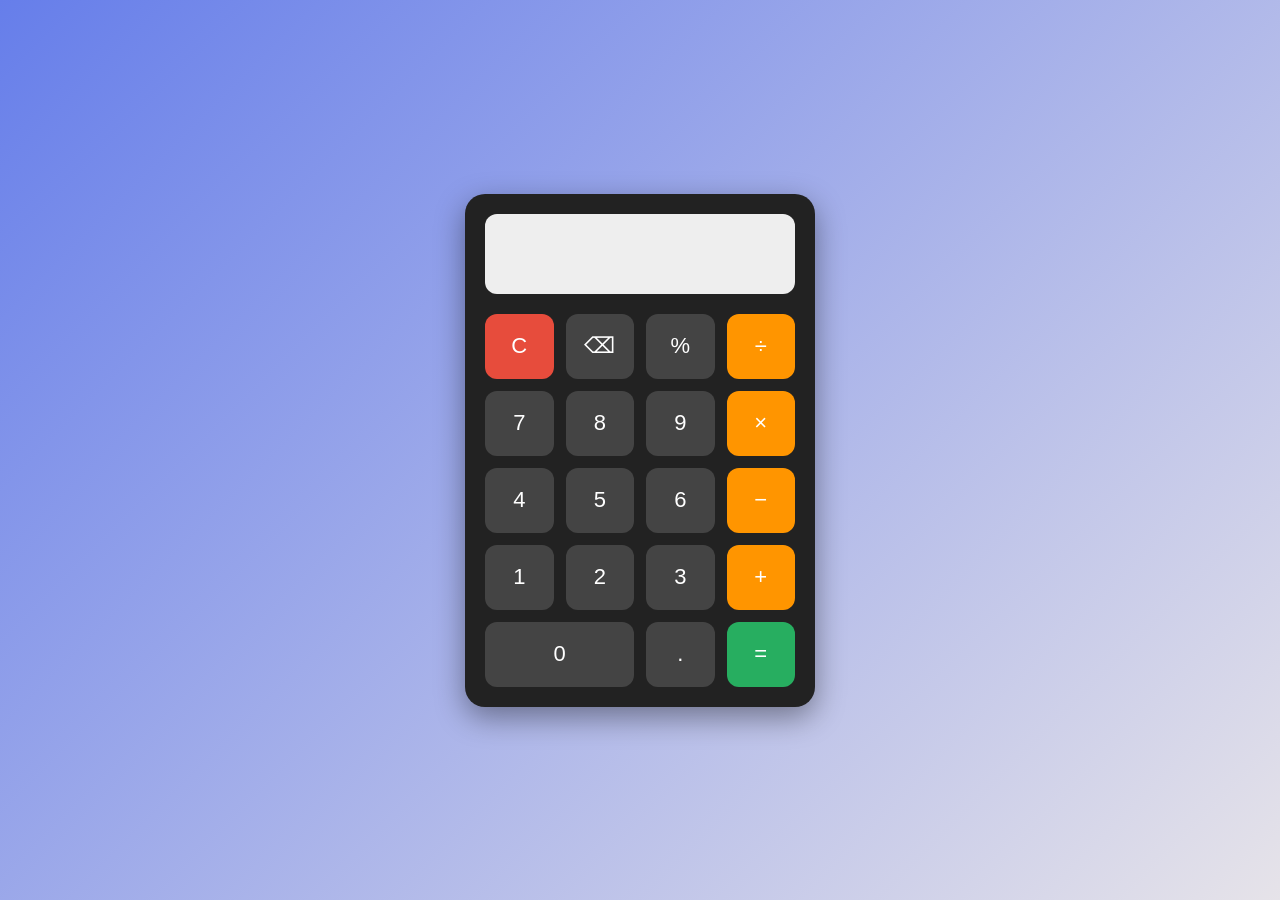
<file: index.html>
<!DOCTYPE html>
<html lang="en">
<head>
    <meta charset="UTF-8">
    <meta name="viewport" content="width=device-width, initial-scale=1.0">
    <title>Basic Calculator</title>
    <link rel="stylesheet" href="style.css">
</head>

<body>

    <div class="calculator">

        <input type="text" id="display" readonly>

        <div class="buttons">
            <button class="clear" onclick="clearDisplay()">C</button>
            <button onclick="deleteLast()">⌫</button>
            <button onclick="appendValue('%')">%</button>
            <button class="operator" onclick="appendValue('/')">÷</button>

            <button onclick="appendValue('7')">7</button>
            <button onclick="appendValue('8')">8</button>
            <button onclick="appendValue('9')">9</button>
            <button class="operator" onclick="appendValue('*')">×</button>

            <button onclick="appendValue('4')">4</button>
            <button onclick="appendValue('5')">5</button>
            <button onclick="appendValue('6')">6</button>
            <button class="operator" onclick="appendValue('-')">−</button>

            <button onclick="appendValue('1')">1</button>
            <button onclick="appendValue('2')">2</button>
            <button onclick="appendValue('3')">3</button>
            <button class="operator" onclick="appendValue('+')">+</button>

            <button class="zero" onclick="appendValue('0')">0</button>
            <button onclick="appendValue('.')">.</button>
            <button class="equal" onclick="calculate()">=</button>
        </div>

    </div>

    <script src="script.js"></script>
</body>
</html>
</file>
<file: style.css>
* {
    margin: 0;
    padding: 0;
    box-sizing: border-box;
    font-family: Arial, sans-serif;
}

body {
    min-height: 100vh;
    display: flex;
    justify-content: center;
    align-items: center;
    background: linear-gradient(135deg, #667eea, #e6e3e9);
}

.calculator {
    width: 350px;
    padding: 20px;
    border-radius: 20px;
    background: #222;
    box-shadow: 0 10px 30px rgba(0, 0, 0, 0.4);
}

#display {
    width: 100%;
    height: 80px;
    margin-bottom: 20px;
    padding: 10px;
    border: none;
    border-radius: 12px;
    background: #eee;
    color: #222;
    text-align: right;
    font-size: 32px;
    outline: none;
}

.buttons {
    display: grid;
    grid-template-columns: repeat(4, 1fr);
    gap: 12px;
}

button {
    height: 65px;
    border: none;
    border-radius: 12px;
    background: #444;
    color: white;
    font-size: 22px;
    cursor: pointer;
    transition: 0.2s;
}

button:hover {
    transform: scale(1.05);
    background: #555;
}

.operator {
    background: #ff9500;
}

.operator:hover {
    background: #e68900;
}

.clear {
    background: #e74c3c;
}

.clear:hover {
    background: #c0392b;
}

.equal {
    background: #27ae60;
}

.equal:hover {
    background: #219150;
}

.zero {
    grid-column: span 2;
}
</file>
